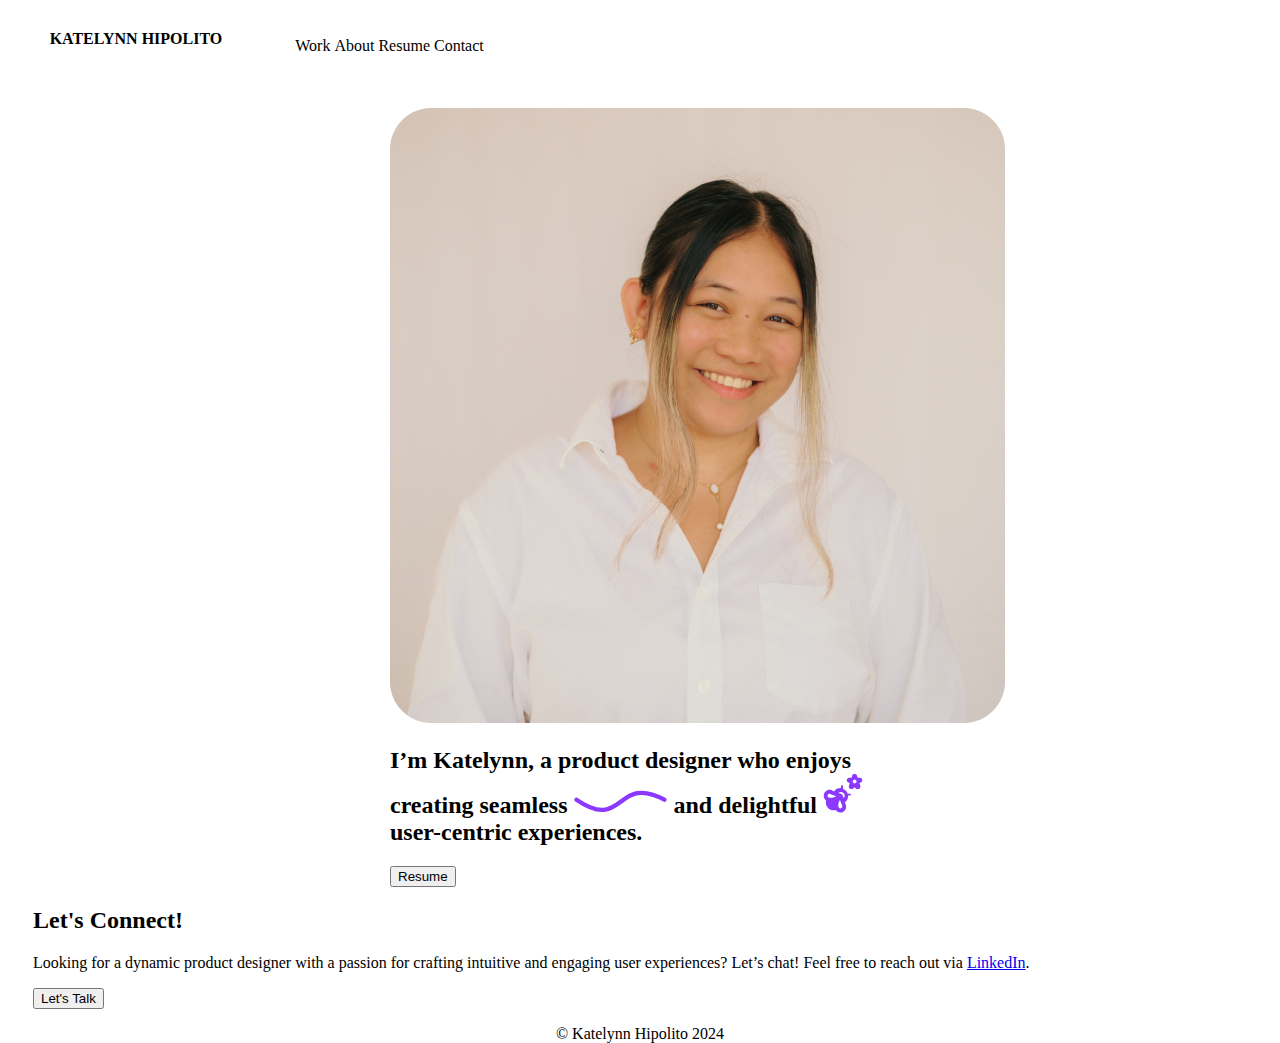
<file: UX_UI_HW_17/index.html>
<!DOCTYPE html>
<html>
<head>
<title>Home and Work Page</title>
<link rel="stylesheet" href="css/style.css"/>
</head>
<body>
<header class="nav">
  <div class="inline-block logo">KATELYNN HIPOLITO</div>
  <nav class="inline-block">
    <ul>
      <li class="inline-block">Work</li>
      <li class="inline-block">About</li>
      <li class="inline-block">Resume</li>
      <li class="inline-block">Contact</li>
    </ul>
  </nav>
</header>
<section class="heroImg">
<div class="content">
<img src="images/home_work_page_images/Katelynn_1.png" alt="Katelynn Hipolito Hero Image 1">
<h2>I’m Katelynn, a product designer who enjoys creating seamless <img src="images/home_work_page_images/Wiggle_Icon.svg" alt="Seamless Wiggle Icon"> and delightful <img src="images/home_work_page_images/Bee_Icon.svg" alt="Delightful Bee Icon"> user-centric experiences. 
	</h2>
  <button>Resume</button>
</div>
	<footer>
	<h2>Let's Connect!</h2>
		<p>Looking for a dynamic product designer with a passion for crafting intuitive and engaging user experiences? Let’s chat! Feel free to reach out via <a href="https://www.linkedin.com/in/katelynnhipolito">LinkedIn</a>.</p>
		<button>Let's Talk</button>
		<p class="copyright">© Katelynn Hipolito 2024</p>
	</footer>
	
</section>
	</body>
	</html>
</file>
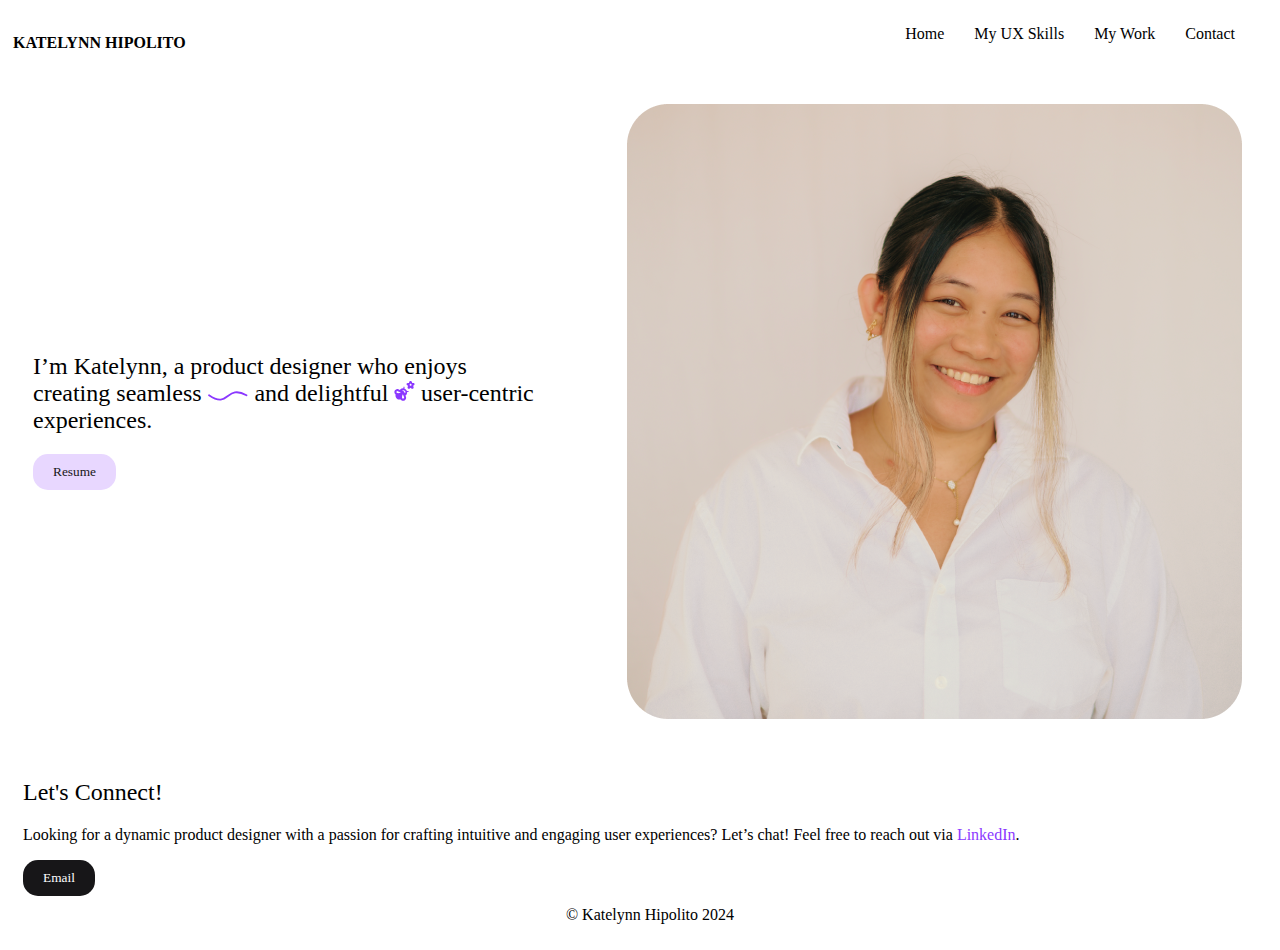
<file: UX_UI_HW_18/index.html>
<!DOCTYPE html>
<html>
<head>
<title>Home and Work Page</title>
<link rel="stylesheet" href="css/style.css"/>
</head>
<body>
<header class="nav">
  <div class="inline-block logo no-wrap">KATELYNN HIPOLITO</div>
  <nav class="inline-block top-right">
    <ul class="inline-block links">
      <li class="inline-block links"><a href="index.html" class="links">Home</a></li>
      <li class="inline-block links"><a href="My_UX_Skills.html" class="links">My UX Skills</a></li>
      <li class="inline-block links"><a href="My_Work.html" class="links">My Work</a></li>
      <li class="inline-block links"><a href="#" class="links">Contact</a></li>
    </ul>
  </nav>
</header>
<section class="heroImg">
  <div class="container">
    <div class="text-container">
      <h2 class="header-two">I’m Katelynn, a product designer who enjoys creating seamless <img src="images/home_work_page_images/Wiggle_Icon.svg" alt="Seamless Wiggle Icon" class="purpleIconsWiggle"> and delightful <img src="images/home_work_page_images/Bee_Icon.svg" alt="Delightful Bee Icon" class="purpleIconsBee"> user-centric experiences. </h2>
      <button class="button resume">Resume</button>
    </div>
    <img src="images/home_work_page_images/Katelynn_1.png" alt="Katelynn Hipolito Hero Image 1" class="profile"> </div>
</section>
	 <footer>
    <h2 class="header-two"> Let's Connect!</h2>
    <p class="body-text">Looking for a dynamic product designer with a passion for crafting intuitive and engaging user experiences? Let’s chat! Feel free to reach out via <a class="linkedin" href="https://www.linkedin.com/in/katelynnhipolito">LinkedIn</a>.</p>
    <button class="button email">Email</button>
    <p class="copyright">© Katelynn Hipolito 2024</p>
  </footer>
</body>
</html>
</file>
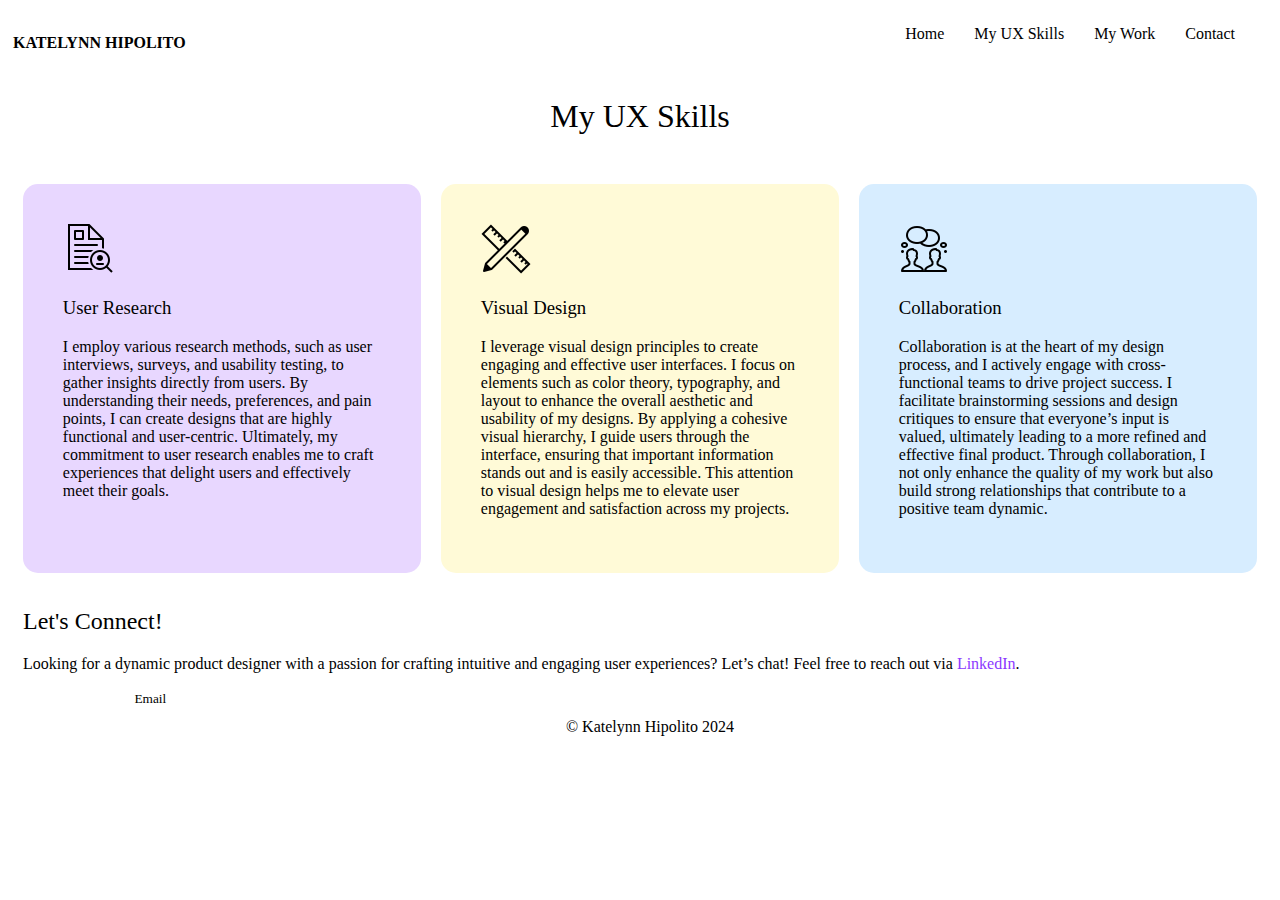
<file: UX_UI_HW_18/My_UX_Skills.html>
<!doctype html>
<html>
<head>
<meta charset="UTF-8">
<title>My UX Skills</title>
<link rel="stylesheet" href="css/style.css"/>
</head>
<body>
<header class="nav">
  <div class="inline-block logo no-wrap">KATELYNN HIPOLITO</div>
  <nav class="inline-block top-right">
    <ul class="inline-block links">
      <li class="inline-block links"><a href="index.html" class="links">Home</a></li>
      <li class="inline-block links"><a href="My_UX_Skills.html" class="links">My UX Skills</a></li>
      <li class="inline-block links"><a href="My_Work.html" class="links">My Work</a></li>
      <li class="inline-block links"><a href="#" class="links">Contact</a></li>
    </ul>
  </nav>
</header>
<!--  My UX Skills section coded using CSS flex -->
<section class"mySkills">
  <h1>My UX Skills</h1>
  <div class="flexContainer">
    <div class="skills one"><img src="images/my_ux_skills_images/user_research_icon.png" alt="research icon" class="icon">
      <h3 class="skills">User Research</h3>
      <p class="skillsParagraph"> I employ various research methods, such as user interviews, surveys, and usability testing, to gather insights directly from users. By understanding their needs, preferences, and pain points, I can create designs that are highly functional and user-centric. Ultimately, my commitment to user research enables me to craft experiences that delight users and effectively meet their goals.</p>
    </div>
    <div class="skills two"><img src="images/my_ux_skills_images/design_icon.png" alt="design icon" class="icon">
      <h3 class="skills">Visual Design</h3>
      <p class="skillsParagraph">I leverage visual design principles to create engaging and effective user interfaces. I focus on elements such as color theory, typography, and layout to enhance the overall aesthetic and usability of my designs. By applying a cohesive visual hierarchy, I guide users through the interface, ensuring that important information stands out and is easily accessible. This attention to visual design helps me to elevate user engagement and satisfaction across my projects.</p>
    </div>
    <div class="skills three"><img src="images/my_ux_skills_images/collaboration_icon.png" alt="collab icon" class="icon">
      <h3 class="skills">Collaboration</h3>
      <p class="skillsParagraph">Collaboration is at the heart of my design process, and I actively engage with cross-functional teams to drive project success. I facilitate brainstorming sessions and design critiques to ensure that everyone’s input is valued, ultimately leading to a more refined and effective final product. Through collaboration, I not only enhance the quality of my work but also build strong relationships that contribute to a positive team dynamic.</p>
    </div>
  </div>
  <footer>
    <h2 class="header-two"> Let's Connect!</h2>
    <p class="body-text">Looking for a dynamic product designer with a passion for crafting intuitive and engaging user experiences? Let’s chat! Feel free to reach out via <a class="linkedin" href="https://www.linkedin.com/in/katelynnhipolito">LinkedIn</a>.</p>
    <button class="buttonEmail">Email</button>
    <p class="copyright">© Katelynn Hipolito 2024</p>
  </footer>
</section>
</body>
</html>
</file>
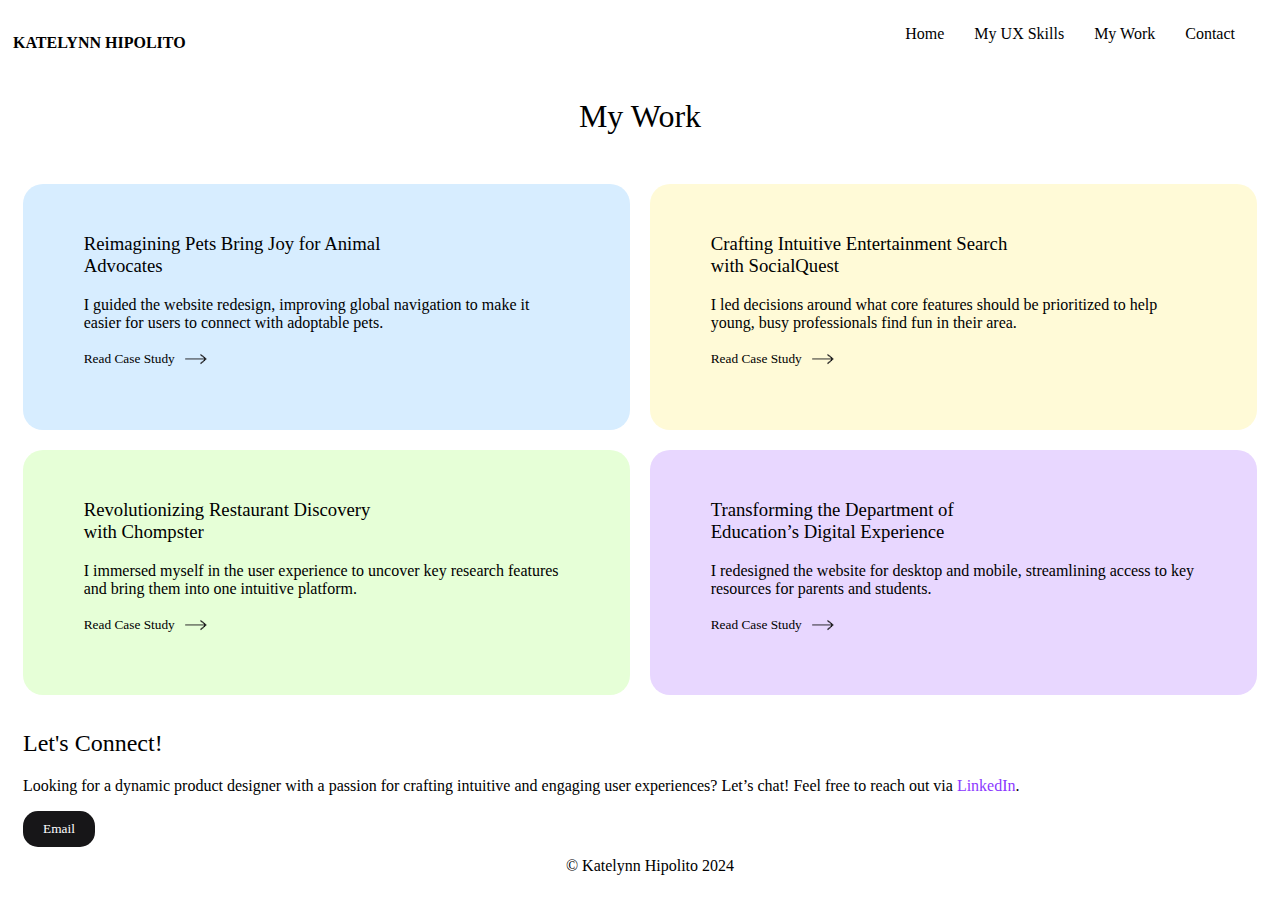
<file: UX_UI_HW_18/My_Work.html>
<!doctype html>
<html>
<head>
<meta charset="UTF-8">
<title>My_Work</title>
<link rel="stylesheet" href="css/style.css"/>
</head>
<body>
<header class="nav">
  <div class="inline-block logo no-wrap"> KATELYNN HIPOLITO</div>
  <nav class="inline-block top-right">
    <ul class="inline-block links">
      <li class="inline-block links"><a href="index.html" class="links">Home</a></li>
      <li class="inline-block links"><a href="My_UX_Skills.html" class="links">My UX Skills</a></li>
      <li class="inline-block links"><a href="My_Work.html" class="links">My Work</a></li>
      <li class="inline-block links"><a href="#" class="links">Contact</a></li>
    </ul>
  </nav>
</header>
<!-- My Work Section Constructed using CSS Grid -->
<section class="myWork">
  <h1>My Work</h1>
  <div class="workGrid">
    <div class="pbj">
      <h3 class="caseStudy">Reimagining Pets Bring Joy for Animal Advocates</h3>
      <p class="caseStudyDescription">I guided the website redesign, improving global navigation to make it easier for users to connect with adoptable pets.</p>
      <button class="readMore">Read Case Study <img src="images/home_work_page_images/Arrow_Icon.png" class="arrowIcon"></button>
      <div></div>
    </div>
    <div class="sq">
      <h3 class="caseStudy">Crafting Intuitive Entertainment Search with SocialQuest</h3>
      <p class="caseStudyDescription">I led decisions around what core features should be prioritized to help young, busy professionals find fun in their area.</p>
      <button class="readMore">Read Case Study <img src="images/home_work_page_images/Arrow_Icon.png" class="arrowIcon"></button>
      <div></div>
    </div>
    <div class="ed">
      <h3 class="caseStudy">Transforming the Department of Education’s Digital Experience</h3>
      <p class="caseStudyDescription">I redesigned the website for desktop and mobile, streamlining access to key resources for parents and students.</p>
      <button class="readMore">Read Case Study <img src="images/home_work_page_images/Arrow_Icon.png" class="arrowIcon"></button>
</div>
    <div class="chomp">
      <h3 class="caseStudy">Revolutionizing Restaurant Discovery with Chompster</h3>
      <p class="caseStudyDescription">I immersed myself in the user experience to uncover key research features and bring them into one intuitive platform.</p>
      <button class="readMore">Read Case Study <img src="images/home_work_page_images/Arrow_Icon.png" class="arrowIcon"></button>
      <div></div>
    </div>
  </div>
  <footer>
    <h2 class="header-two"> Let's Connect!</h2>
    <p class="body-text">Looking for a dynamic product designer with a passion for crafting intuitive and engaging user experiences? Let’s chat! Feel free to reach out via <a class="linkedin" href="https://www.linkedin.com/in/katelynnhipolito">LinkedIn</a>.</p>
    <button class="button email">Email</button>
    <p class="copyright">© Katelynn Hipolito 2024</p>
  </footer>
</section>
</body>
</html>
</file>
<file: UX_UI_HW_17/css/style.css>
.inline-block {
	display: inline-block;
	vertical-align: top;
	font-family: "Avenir";
}
.logo {
	vertical-align: top;
	text-align: center;
	font-family: "Avenir";
	font-weight: 850;
	font-kerning: normal;
	width: 23%;
	padding: 1%;
}
.nav {
	width: 73%;
	padding: 1%;
	
}
.ul {
	width: 50%;
	margin-left: auto;
}
.heroImg {
	height: 600px;
	padding: 25px;
}
.left {
  float: left;
  padding-right: 15px;
}
.right {
  float: right;
  padding-left: 15px;
}
.content {
	width: 500px;
	margin: 0 auto;
}
.footer {
	text-align: left; 
}
.copyright {
	text-align: center; 
}
.p {
	font-family: "Avenir";
}
.button {
	font-family: "Avenir";
}
.h2 {
	font-family: "Gelica Light";
}
</file>
<file: UX_UI_HW_18/css/style.css>
/* Home Page CSS */
.inline-block {
  vertical-align: top;
  font-family: "Avenir";
  list-style-type: none;
  display: flex;
  justify-content: flex-end;
  padding-right: 15px;
  padding-left: 15px;
  cursor: pointer;
  bottom: 1;
  padding-top: 3px;
}
.logo, .no-wrap {
  font-family: "Avenir";
  font-weight: 850;
  font-kerning: normal;
  width: 150px;
  white-space: nowrap;
  cursor: pointer;
  margin-top: 10px;
}
.nav {
  width: 99%;
  padding: 1%;
}
.top-right {
  position: absolute;
  top: 0;
  bottom: 1;
  right: 0;
}
.links {
  text-decoration: none;
  font-family: Avenir;
  color: black;
}
a:hover {
	color: #8B38FF;
}
.purpleIconsBee {
  height: 20px;
  margin: 0;
  padding: 0;
}
.purpleIconsWiggle {
  height: 10px;
  margin: 0;
  padding: 0;
}
.container {
  display: flex;
  justify-content: space-around;
  align-items: center;
  gap: 30px;
}
.text-container {
  display: flex;
  flex-direction: column;
  align-items: flex-start;
}
.profile {
  max-width: 50%;
  height: auto;
  padding: 40px;
}
.heroImg {
  position: relative;
  overflow: hidden;
  width: 100%;
  height: auto;
  padding-left: 10px;
  padding-right: 10px;
}
.content {
  width: 500px;
  margin: 0 auto;
}
.footer {
  text-align: left;
  padding-left: 20%;
  padding-right: 20%;
}
.body-text {
  padding-left: 15px;
  padding-right: 15px;
}
.button, .email {
  margin-left: 15px;
}
.copyright {
  text-align: center;
}
.p, .button, .body-text, .copyright {
  font-family: "Avenir";
}
.header-two {
  font-family: "Gelica ExtraLight";
  font-weight: 100;
  padding-left: 15px;
  padding-right: 15px;
}
.button, .resume {
  border: none;
  border-radius: 15px;
  padding: 10px 20px;
  cursor: pointer;
  font-weight: 300;
  margin-left: 15px;
}
button:hover {
  opacity: 0.8; 
}
.email {
  background-color: #171618;
  color: white;
}
.resume {
  background-color: #E8D7FF;
  color: #171618;
}
.linkedin {
  color: #8B38FF;
  text-decoration: none;
  cursor: pointer;
}
.linkedin:hover {
  text-decoration: underline;
}
.copyright {
  margin-top: auto;
  text-align: center;
  padding: 10px;
  position: relative;
  width: 100%;
}
/* My UX Skills Page CSS */
.flexContainer {
  display: flex;
  flex-direction: row;
  padding: 15px;
  gap: 20px;
}
.skills {
  width: 33%;
}
.skillsParagraph {
  padding-left: 10%;
  padding-right: 10%;
  padding-bottom: 10%;
}
.one {
  background-color: #E8D7FF;
  border-radius: 15px;
}
.two {
  background-color: #FFFAD7;
  border-radius: 15px;
}
.three {
  background-color: #D7EDFF;
  border-radius: 15px;
}
h3 {
  font-family: "Gelica ExtraLight";
  font-weight: 100;
  padding-left: 10%;
  width: 300px !important;
}
h1 {
  font-family: "Gelica ExtraLight";
  font-weight: 100;
  text-align: center;
  padding: 1%;
}
.icon {
  align-content: center;
  padding-left: 10%;
  padding-top: 10%;
}
p {
  font-family: "Avenir";
}
/* My Work Page CSS */
.workGrid {
  display: grid;
}
.caseStudy {
  padding-top: 5%;
  padding-left: 10%;
  padding-right: 10%;
}
.caseStudyDescription {
  padding-bottom: 0;
  padding-left: 10%;
  padding-right: 10%;
}
.readMore {
  display: inline-flex;
  align-items: center; 
  padding-bottom: 10%
}
.readMore button {
  border: none;
  background: none;
  cursor: pointer;
  font-size: 14px;
  font-weight: 300px;
  width: 200px;
  padding-left: 40px;
}
.arrowIcon {
  height: 20px;
  margin-left: 10px;
}
.pbj {
  grid-area: pbj;
  background-color: #D7EDFF;
  border-radius: 20px;
}
.ed {
  grid-area: ed;
  background-color: #E8D7FF;
  border-radius: 20px;
}
.sq {
  grid-area: sq;
  background-color: #FFFAD7;
  border-radius: 20px;
}
.chomp {
  grid-area: chomp;
  background-color: #E6FFD7;
  border-radius: 20px;
}
button {
  background: none;
  border: none;
  font-family: "Avenir";
  cursor: pointer;
  text-align: inherit;
  padding-left: 10%;
}
.workGrid {
  display: grid;
  grid-template-areas:
    "pbj sq"
    "chomp ed";
  grid-template-rows: 1fr 1fr;
  grid-template-columns: 1fr 1fr;
  padding: 15px;
  gap: 20px;
}
.moreProjects {
  align-text: center;
}
/* Mobile Media Query*/
@media (max-width: 600px) {
  /* Media Query Work Page*/
  .flexContainer {
    display: flex;
    flex-direction: column;
    padding: 15px;
    gap: 20px;
  }
  .workGrid {
    display: grid;
    grid-template-areas:
      "pbj"
      "sq"
      "chomp"
      "ed";
    grid-template-columns: 1fr;
    padding: 15px;
    gap: 20px;
  }
  /* Media Query Skills Page*/
  .flexContainer {
    display: flex;
    flex-direction: column;
    padding: 15px;
    gap: 20px;
  }
  .skills {
    width: 100%;
  }
  /* Media Query Home Page*/
  .container {
    flex-direction: column;
    gap: 20px;
  }
  .profile {
    max-width: 100%;
    padding: 20px;
  }
  .heroImg {
    padding-left: 5px;
    padding-right: 5px;
  }
  .content {
    width: 100%;
    margin: 0 10px;
  }
}
</file>
